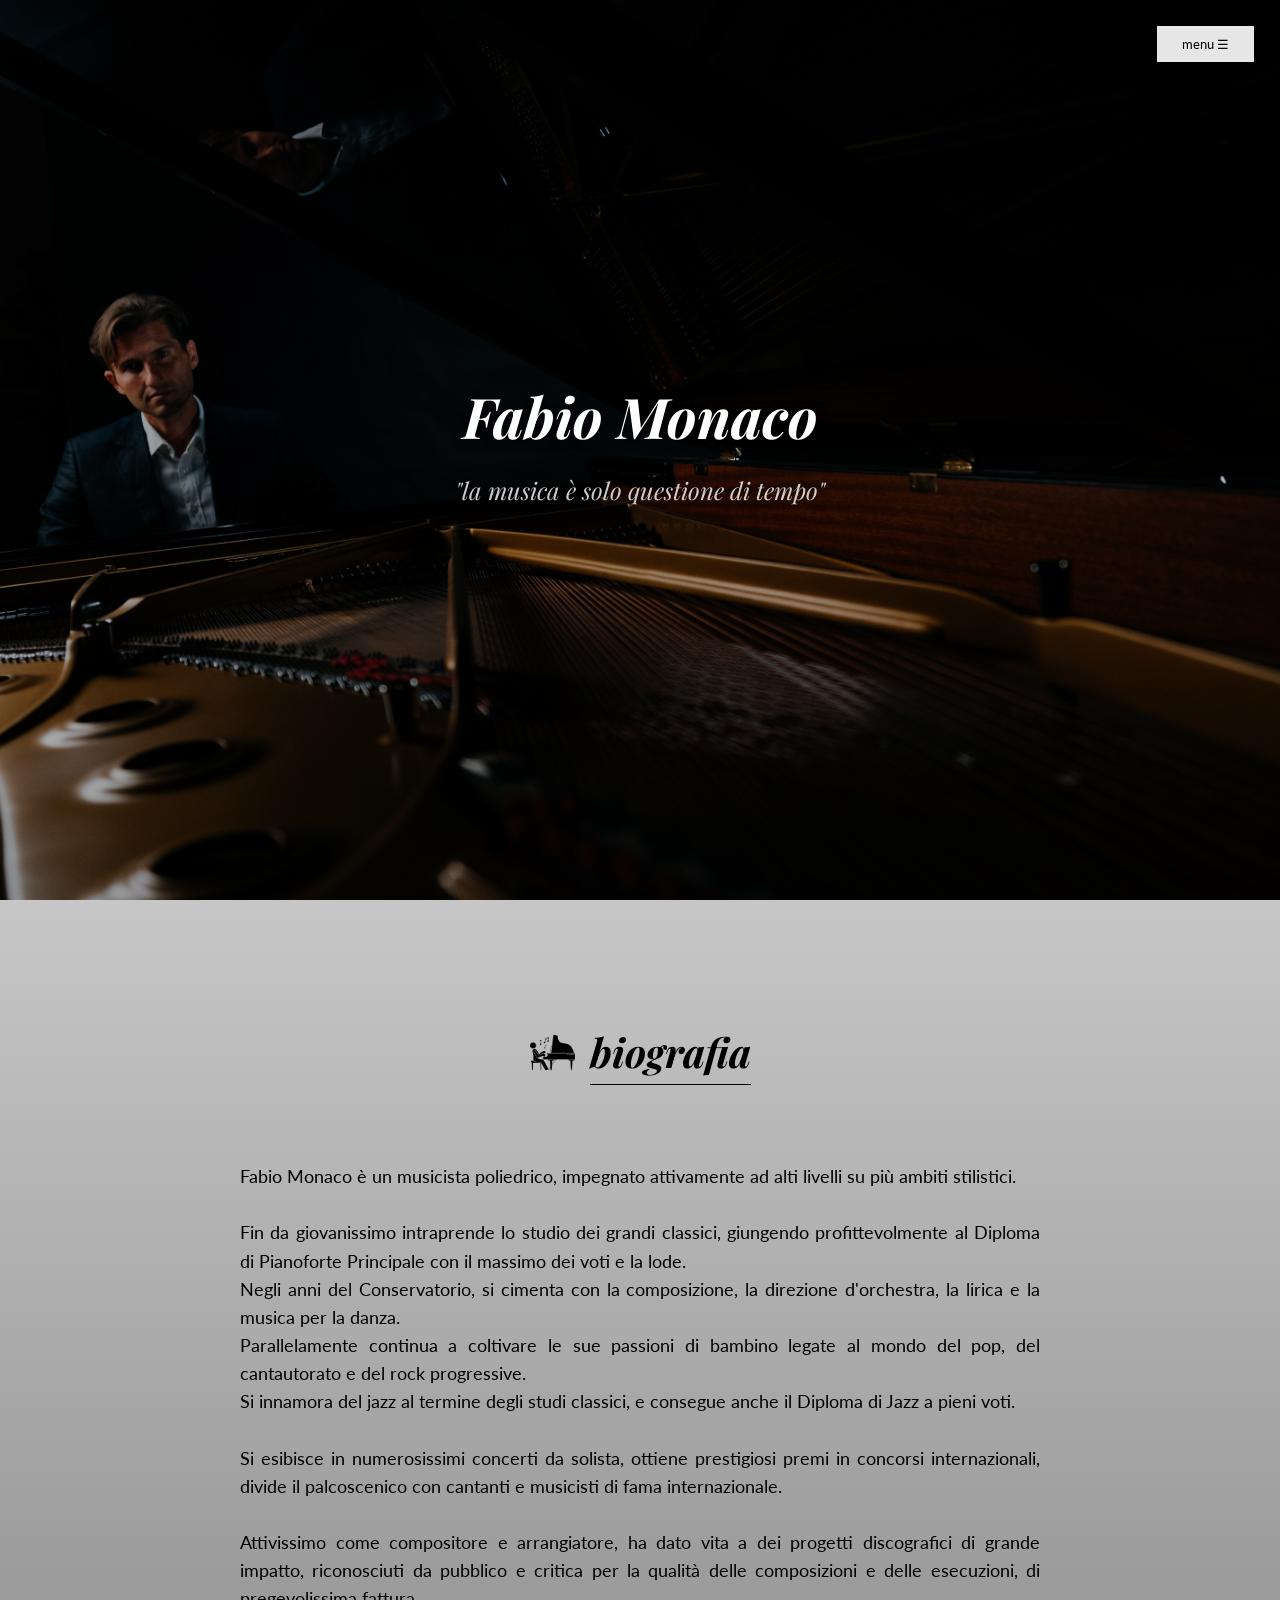
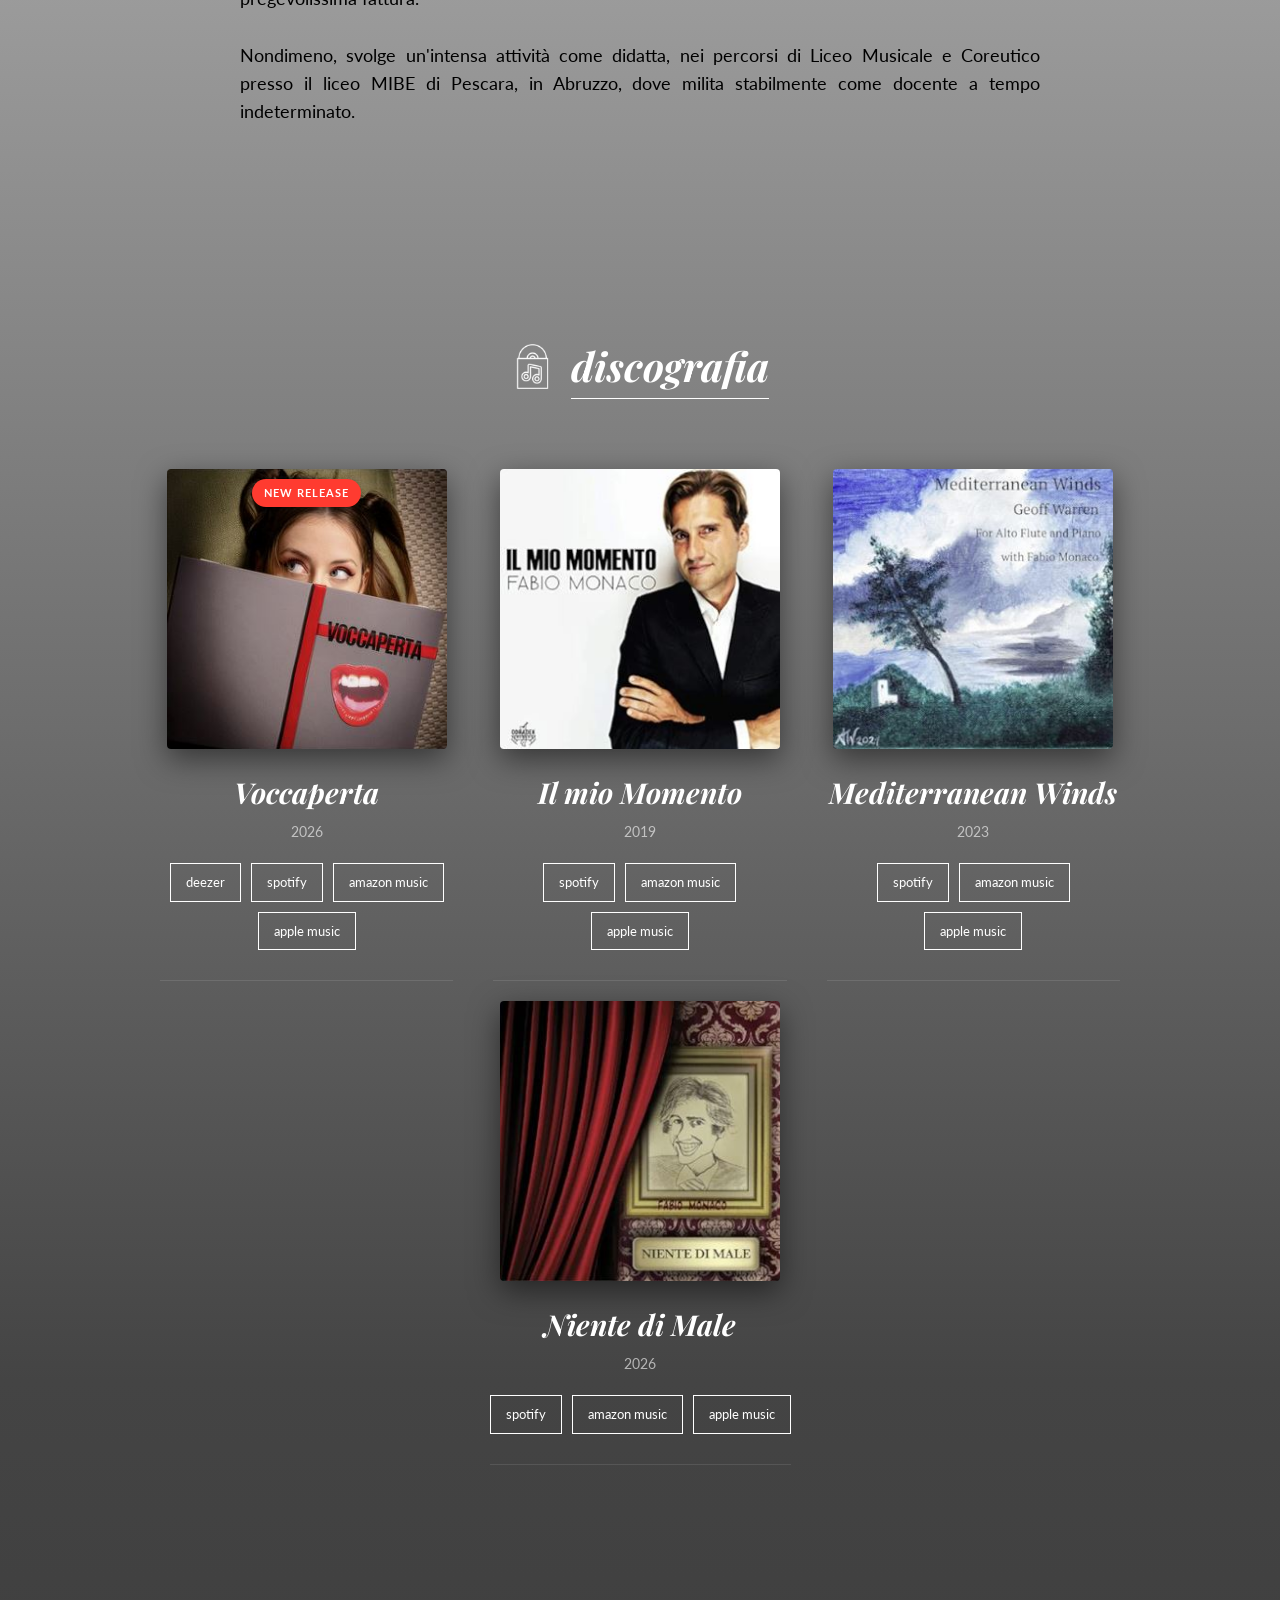
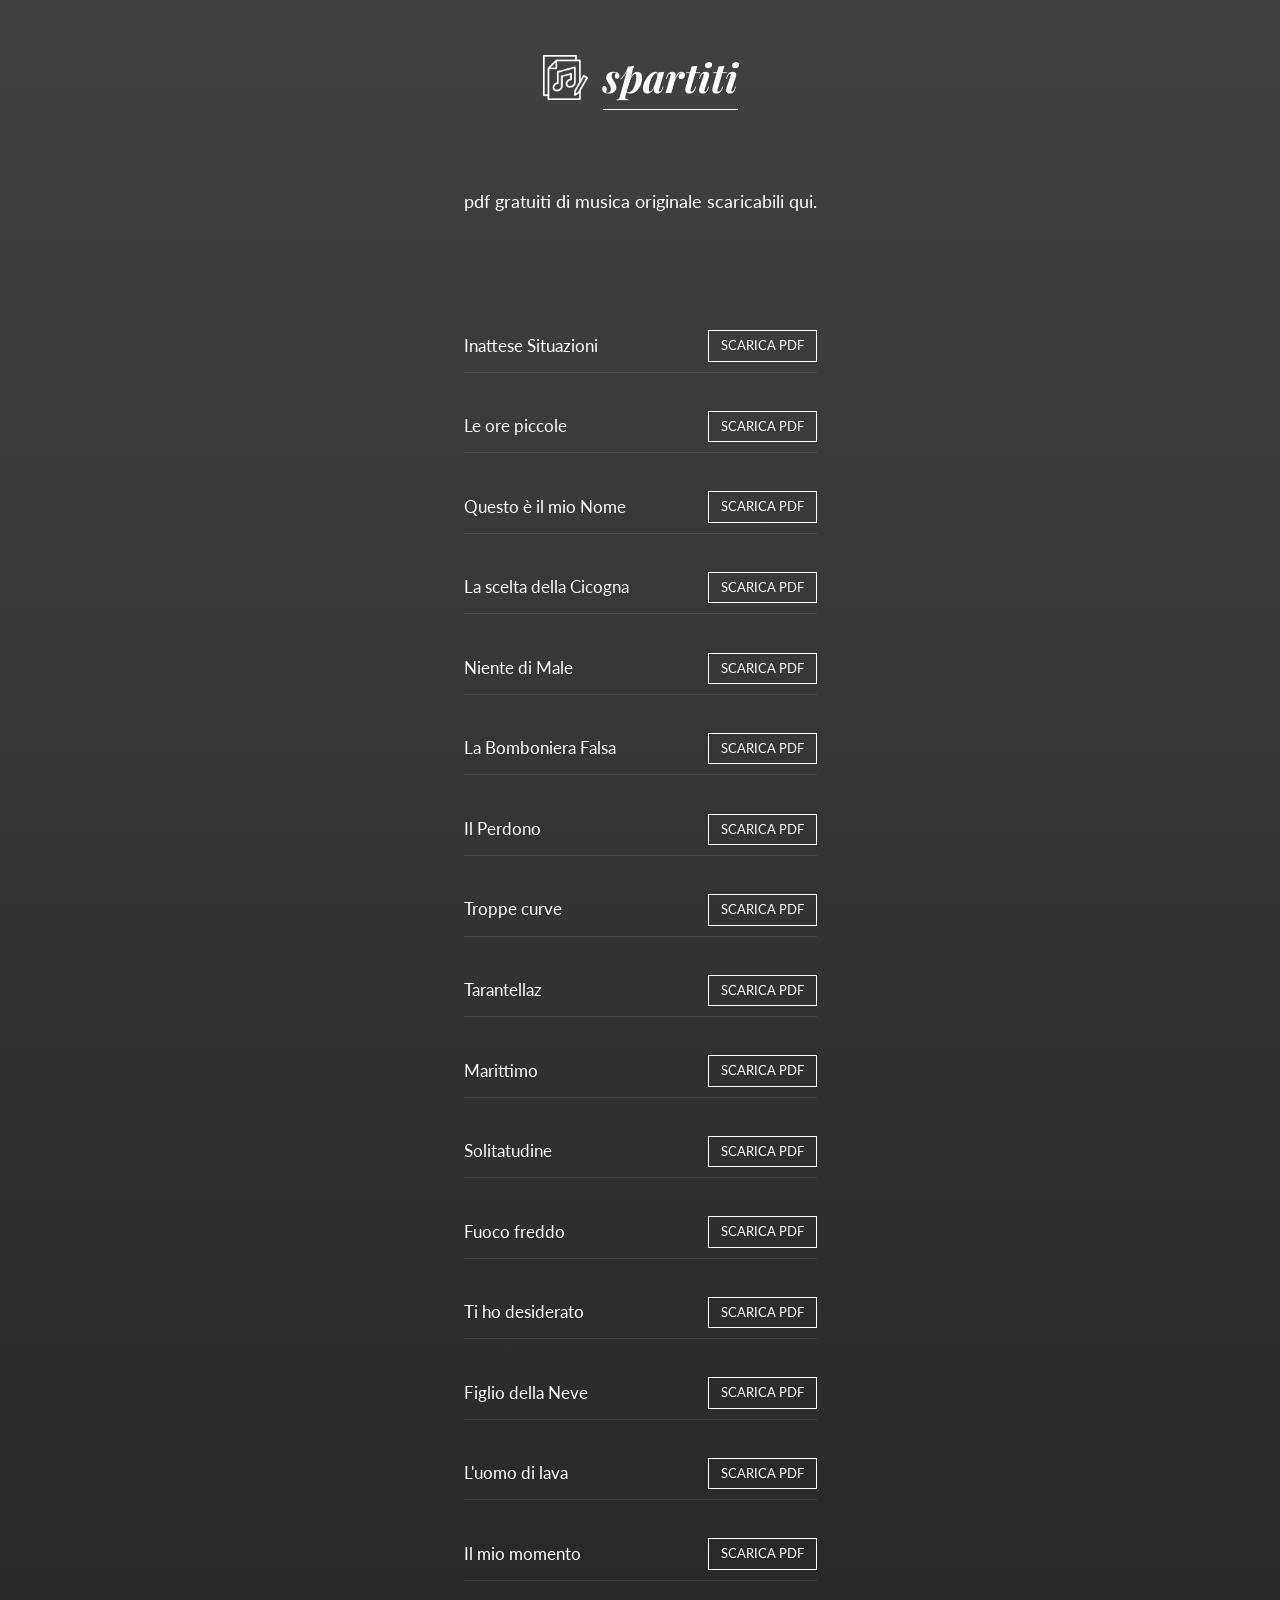
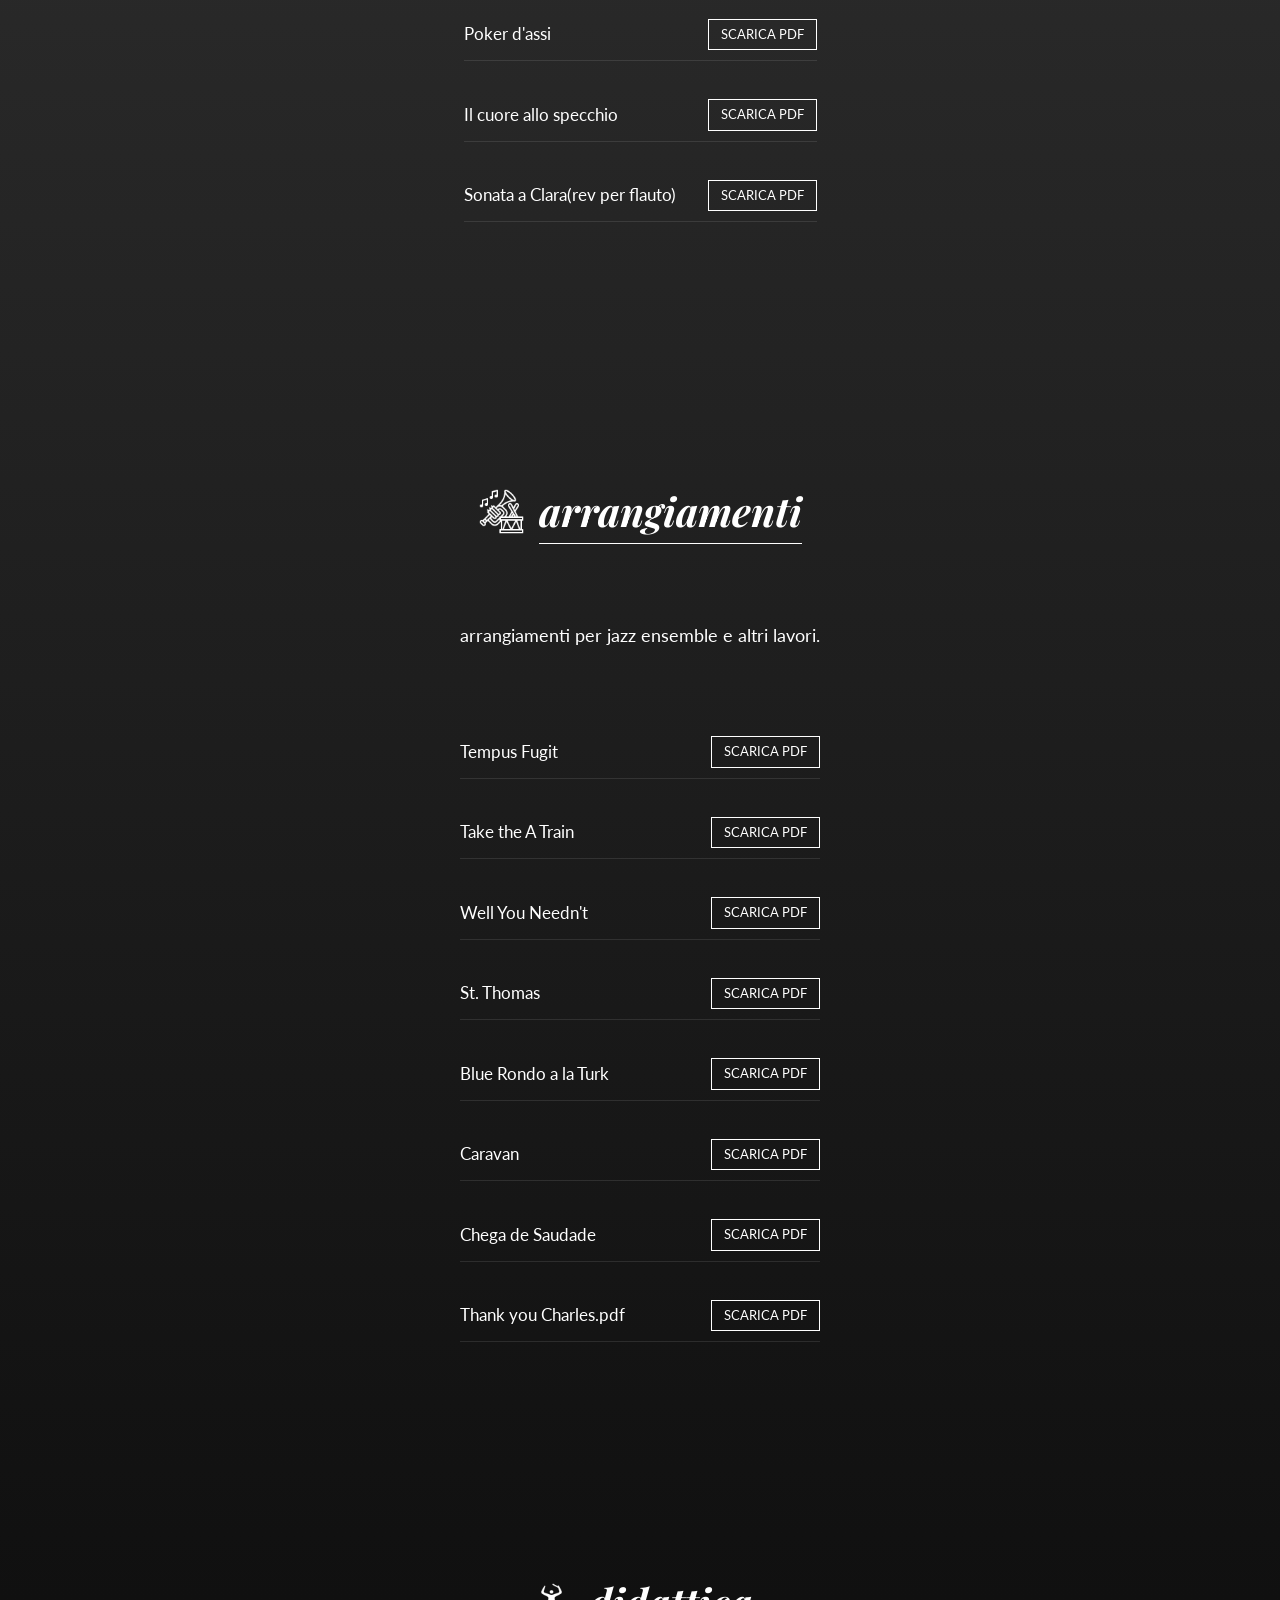
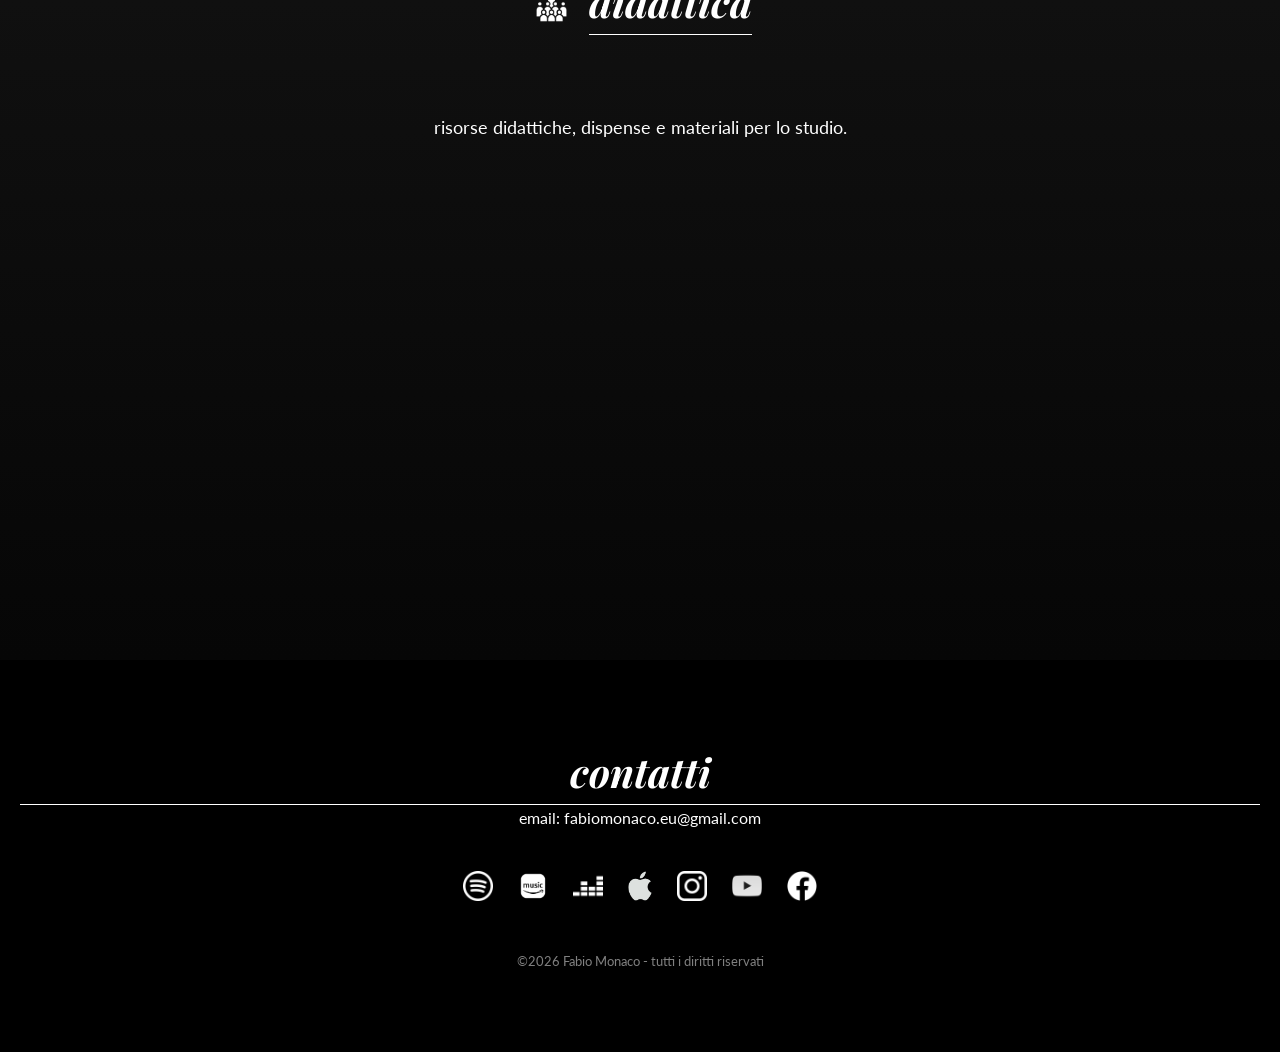
<file: index.html>
<!DOCTYPE html>
<html lang="it">
<head>
    <meta charset="UTF-8">
    <meta name="viewport" content="width=device-width, initial-scale=1.0">
    <title>Fabio Monaco | Pianista</title>
    <link rel="stylesheet" href="style.css">
    <link href="https://fonts.googleapis.com/css2?family=Playfair+Display:ital@1&family=Lato:wght@300;400&display=swap" rel="stylesheet">
</head>
<body>

    <header>
        <nav class="nav-container">
            <div class="dropdown">
                <button class="dropbtn">menu ☰</button>
                <div class="dropdown-content">
                    <a href="#biografia">biografia</a>
                    <a href="#discografia">discografia</a>
                    <a href="#spartiti">spartiti</a>
                    <a href="#arrangiamenti">arrangiamenti</a>
                    <a href="#didattica">didattica</a>
                    <a href="#contatti">contatti</a>
                </div>
            </div>
        </nav>
    </header>

    <section class="hero">
        <div class="hero-overlay">
        <h1 class="nome-corsivo">Fabio Monaco</h1>
        <p class="frase-emblematica">"la musica è solo questione di tempo"</p>
        </div>
    </section>

    <section id="biografia" class="section-content">
        <div class="title-wrapper">
            <img src="immagini/icona-bio.png" class="section-icon" alt="">
            <h2 class="section-title">biografia</h2>
        </div>
        <div class="text-block">
            <p>Fabio Monaco è un musicista poliedrico, impegnato attivamente ad alti livelli su più ambiti stilistici.

Fin da giovanissimo intraprende lo studio dei grandi classici, giungendo profittevolmente al Diploma di Pianoforte Principale con il massimo dei voti e la lode.
Negli anni del Conservatorio, si cimenta con la composizione, la direzione d'orchestra, la lirica e la musica per la danza.
Parallelamente continua a coltivare le sue passioni di bambino legate al mondo del pop, del cantautorato e del rock progressive.
Si innamora del jazz al termine degli studi classici, e consegue anche il Diploma di Jazz a pieni voti. 

Si esibisce in numerosissimi concerti da solista, ottiene prestigiosi premi in concorsi internazionali, divide il palcoscenico con cantanti e musicisti di fama internazionale.

Attivissimo come compositore e arrangiatore, ha dato vita a dei progetti discografici di grande impatto, riconosciuti da pubblico e critica per la qualità delle composizioni e delle esecuzioni, di pregevolissima fattura. 

Nondimeno, svolge un'intensa attività come didatta, nei percorsi di Liceo Musicale e Coreutico presso il liceo MIBE di Pescara, in Abruzzo, dove milita stabilmente come docente a tempo indeterminato.
</p>
        </div>
    </section>

    <section id="discografia" class="section-content">
        <div class="title-wrapper">
            <img src="immagini/icona-discografia.png" class="section-icon" alt="">
            <h2 class="section-title">discografia</h2>
            </div>

    <div class="discografia-grid">
    <div class="album-card">
    <div class="badge-new">New Release</div>
    <img src="immagini/voccaaperta.jpg" alt="Voccaperta" class="album-cover">
    <div class="album-info">
        <h3 class="album-titolo">Voccaperta</h3>
        <p class="album-anno">2026</p>
        <div class="album-links">
            <a href="https://www.deezer.com/us/album/906962092" target="_blank" class="btn-music">deezer</a>
            <a href="https://open.spotify.com/intl-it/album/7mdEdws44adXvikpkdj6YS" target="_blank" class="btn-music">spotify</a>
            <a href="https://music.amazon.it/albums/B0GKB1SHTJ" target="_blank" class="btn-music">amazon music</a>
            <a href="https://music.apple.com/it/album/voccaperta-radio-edit-single/1872774652" target="_blank" class="btn-music">apple music</a>
        </div>
    </div>
</div>

<div class="album-card">
        <img src="immagini/imm.jpg" alt="Il mio Momento" class="album-cover">
        <div class="album-info">
            <h3 class="album-titolo">Il mio Momento</h3>
            <p class="album-anno">2019</p>
            <div class="album-links">
                <a href="https://open.spotify.com/intl-it/album/6nwvmT7ZdrtHPBWPLQS5dj" target="_blank" class="btn-music">spotify</a>
                <a href="https://music.amazon.it/albums/B07Y4RRS4W" target="_blank" class="btn-music">amazon music</a>
                <a href="https://music.apple.com/it/album/il-mio-momento/1480384893" target="_blank" class="btn-music">apple music</a>
            </div>
        </div>
    </div>

    <div class="album-card">
        <img src="immagini/mw.jpg" alt="Mediterranean Winds" class="album-cover">
        <div class="album-info">
            <h3 class="album-titolo">Mediterranean Winds</h3>
            <p class="album-anno">2023</p>
            <div class="album-links">
                <a href="https://open.spotify.com/intl-it/artist/1K3g7uzv51n5uPnuGNR7XN" target="_blank" class="btn-music">spotify</a>
                <a href="https://music.amazon.it/albums/B0CNRXKFN7" target="_blank" class="btn-music">amazon music</a>
                <a href="https://music.apple.com/it/album/mediterranean-winds-ep/1717594494" target="_blank" class="btn-music">apple music</a>
            </div>
        </div>
    </div>
</div>
    <div class="album-card">
        <img src="immagini/ndm.jpg" alt="Niente di Male" class="album-cover">
        <div class="album-info">
            <h3 class="album-titolo">Niente di Male</h3>
            <p class="album-anno">2026</p>
            <div class="album-links">
                <a href="https://open.spotify.com/intl-it/album/4Fneo1WhM99emQLZNX3MjQ" target="_blank" class="btn-music">spotify</a>
                <a href="https://music.amazon.it/albums/B0GGJCV9ND" target="_blank" class="btn-music">amazon music</a>
                <a href="https://music.apple.com/it/album/niente-di-male/1868710686" target="_blank" class="btn-music">apple music</a>
            </div>
        </div>
    </div>
</div>
    </section>

  <section id="spartiti" class="section-content">
    <div class="title-wrapper">
        <img src="immagini/icona-spartiti.png" class="section-icon" alt="">
        <h2 class="section-title">spartiti</h2>
    </div>
    <div class="text-block">
        <p>pdf gratuiti di musica originale scaricabili qui.</p>
        
        <ul class="lista-spartiti">
            <li>Inattese Situazioni <a href="spartiti/Inattese_situazioni.pdf" download>Scarica PDF</a></li>
            <li>Le ore piccole <a href="spartiti/Le_ore_piccole.pdf" download>Scarica PDF</a></li>
            <li>Questo è il mio Nome <a href="spartiti/Questo_è_il_mio_nome.pdf" download>Scarica PDF</a></li>
            <li>La scelta della Cicogna <a href="spartiti/La_scelta_della_cicogna.pdf" download>Scarica PDF</a></li>
            <li>Niente di Male <a href="spartiti/Niente_di_male.pdf" download>Scarica PDF</a></li>
            <li>La Bomboniera Falsa <a href="spartiti/La_bomboniera_falsa.pdf" download>Scarica PDF</a></li>
            <li>Il Perdono <a href="spartiti/Il_perdono.pdf" download>Scarica PDF</a></li>
            <li>Troppe curve <a href="spartiti/Troppe_curve.pdf" download>Scarica PDF</a></li>
            <li>Tarantellaz <a href="spartiti/Tarantellazz.pdf" download>Scarica PDF</a></li>
            <li>Marittimo <a href="spartiti/Marittimo.pdf" download>Scarica PDF</a></li>
            <li>Solitatudine <a href="spartiti/Solitatudine.pdf" download>Scarica PDF</a></li>
            <li>Fuoco freddo <a href="spartiti/Fuoco_freddo.pdf" download>Scarica PDF</a></li>
            <li>Ti ho desiderato <a href="spartiti/Ti_ho_Desiderato.pdf" download>Scarica PDF</a></li>
            <li>Figlio della Neve <a href="spartiti/Figlio_della_neve.pdf" download>Scarica PDF</a></li>
            <li>L'uomo di lava<a href="spartiti/L'uomo_di_lava.pdf" download>Scarica PDF</a></li>
            <li>Il mio momento <a href="spartiti/Il_mio_momento.pdf" download>Scarica PDF</a></li>
            <li>Poker d'assi <a href="spartiti/Poker_d'assi.pdf" download>Scarica PDF</a></li>
            <li>Il cuore allo specchio <a href="spartiti/Il_cuore_allo_specchio.pdf" download>Scarica PDF</a></li>
            <li>Sonata a Clara(rev per flauto) <a href="spartiti/Sonata_a_Clara-II_Scherzo.pdf" download>Scarica PDF</a></li>
        </ul>
    </div>
</section>

    <section id="arrangiamenti" class="section-content">
        <div class="title-wrapper">
            <img src="immagini/icona-arrangiamenti.png" class="section-icon" alt="">
            <h2 class="section-title">arrangiamenti</h2>
        </div>
    <div class="text-block">
        <p>arrangiamenti per jazz ensemble e altri lavori.</p>
        <ul class="lista-arrangiamenti">
            <li>Tempus Fugit <a href="arrangiamenti/Tempus_Fugit.pdf" download>Scarica PDF</a></li>
            <li>Take the A Train <a href="arrangiamenti/Take_the_A_Train.pdf" download>Scarica PDF</a></li>
            <li>Well You Needn't <a href="arrangiamenti/Well_you_needn't.pdf" download>Scarica PDF</a></li>
            <li>St. Thomas <a href="arrangiamenti/St.Thomas.pdf" download>Scarica PDF</a></li>
            <li>Blue Rondo a la Turk <a href="arrangiamenti/Blue_Rondo_a_la_turk.pdf" download>Scarica PDF</a></li>
            <li>Caravan <a href="arrangiamenti/Caravan.pdf" download>Scarica PDF</a></li>
            <li>Chega de Saudade <a href="arrangiamenti/Chega_de_saudade.pdf" download>Scarica PDF</a></li>
            <li>Thank you Charles.pdf <a href="arrangiamenti/Thank_you_Charles.pdf" download>Scarica PDF</a></li>
    </div>
    </section>

    <section id="didattica" class="section-content">
        <div class="title-wrapper">
            <img src="immagini/icona-didattica.png" class="section-icon" alt="">
            <h2 class="section-title">didattica</h2>
        </div>
        <div class="text-block">
            <p>risorse didattiche, dispense e materiali per lo studio.</p>
        </div>
    </section>

<footer id="contatti">
    <h2 class="section-title">contatti</h2>
    <p>email: fabiomonaco.eu@gmail.com</p>
    <div class="social-links">
        <a href="https://open.spotify.com/intl-it/artist/2pBkmvzANuKJ24M4ZArOit" target="_blank"><img src="immagini/spotify.png" class="social-icon" alt="Spotify"></a>
        <a href="https://music.amazon.it/artists/B00IUV4UBG/fabio-monaco" target="_blank"><img src="immagini/amazon.png" class="social-icon" alt="Amazon Music"></a>
        <a href="https://www.deezer.com/it/artist/5596885" target="_blank"><img src="immagini/deezer.png" class="social-icon" alt="Deezer"></a>
        <a href="https://music.apple.com/it/artist/fabio-monaco/835025574" target="_blank"><img src="immagini/apple.png" class="social-icon" alt="apple"></a>
        <a href="https://www.instagram.com/fabiomonacopianist/" target="_blank"><img src="immagini/instagram.png" class="social-icon" alt="Instagram"></a>
        <a href="https://www.youtube.com/@FabioMonacoPianistAndComposer" target="_blank" rel="noopener noreferrer"><img src="immagini/youtube.png" alt="YouTube" class="social-icon"></a>
        <a href="https://www.facebook.com/fabiomonacopianist/" target="_blank"><img src="immagini/facebook.png" class="social-icon" alt="Facebook"></a>
    </div>

    <p style="margin-top: 50px; opacity: 0.5; font-size: 0.8rem;">©2026 Fabio Monaco - tutti i diritti riservati</p>
</footer>

</body>
</html>
</file>
<file: style.css>
/* 1. IMPOSTAZIONI GLOBALI */
html, body {
    max-width: 100%;
    overflow-x: hidden; /* Blocca lo scorrimento orizzontale */
    margin: 0;
    padding: 0;
}
html {
    scroll-behavior: smooth; /* Scorrimento fluido tra le sezioni */
}

* { 
    margin: 0; 
    padding: 0; 
    box-sizing: border-box; 
}

body {
    /* Sfondo sfumato che accompagna lo scorrimento */
    background: linear-gradient(to bottom, #ffffff 0%, #444444 40%, #000000 100%);
    color: #000;
    font-family: 'Lato', sans-serif;
    line-height: 1.6;
}

/* 2. TIPOGRAFIA SPECIALE */
.nome-corsivo, .frase-emblematica, .section-title {
    font-family: 'Playfair Display', serif;
    font-style: italic;
    text-transform: none; /* Permette le maiuscole dove servono (es. Nome e Cognome) */
}

.nome-corsivo { 
    font-size: 3.5rem; 
    margin: 20px 0; 
}
/* Quando lo schermo è più stretto di 480px (cellulari) */
@media (max-width: 480px) {
    .nome-corsivo { 
        font-size: 2.0rem;    /* Riduciamo la dimensione */
        white-space: nowrap;  /* Forza il testo su una sola riga */
        letter-spacing: -1px; /* Stringe leggermente le lettere se serve */
    }
}

.frase-emblematica {
    font-family: 'Playfair Display', serif;
    font-style: italic;
    font-size: 1.5rem;
    color: #ffffff;
    text-shadow: 2px 2px 10px rgba(0,0,0,0.5);
    opacity: 0.8;
    margin-bottom: 30px;
    text-align: center;      /* Forza il testo al centro */
    display: block;
    width: 100%;
}

/* Rimpiccioliamo leggermente anche la frase sui piccoli schermi */
@media (max-width: 480px) {
    .frase-emblematica {
        font-size: 1.1rem;
    }
}

/* 3. MENU A TENDINA (HOVER) */
.nav-container {
    position: fixed;
    top: 0;
    right: 0;
    padding: 25px;
    z-index: 1000;
}

.dropdown {
    position: relative;
    display: inline-block;
}

.dropbtn {
    background: rgba(255, 255, 255, 0.9);
    border: 1px solid #000;
    padding: 10px 25px;
    cursor: pointer;
    font-family: inherit;
    text-transform: lowercase;
    transition: 0.3s;
}

.dropdown-content {
    display: none; /* Nascosto di base */
    position: absolute;
    right: 0;
    background-color: #ffffff;
    min-width: 220px;
    box-shadow: 0px 8px 16px rgba(0,0,0,0.1);
    border: 1px solid #ddd;
}

.dropdown-content a {
    color: #000;
    padding: 12px 16px;
    text-decoration: none;
    display: block;
    text-align: right;
    text-transform: lowercase;
}

.dropdown-content a:hover { 
    background-color: #f8f8f8; 
}

/* Mostra la tendina al passaggio del mouse */
.dropdown:hover .dropdown-content { 
    display: block; 
}

/* 4. LAYOUT DELLE SEZIONI */
.hero {
    height: 100vh; /* Occupa il 100% dell'altezza dello schermo */
    width: 100%;
    /* Carichiamo la foto come sfondo */
    background-image: url('immagini/foto-artistica.jpg'); 
    background-size: cover; /* Copre tutto lo schermo senza deformarsi */
    background-position: center; /* Centra l'immagine */
    width: 100%;                 /* Larghezza totale */
    min-height: 100vh;           /* Copre tutta l'altezza dello schermo del cell */
    overflow: hidden;            /* Evita che l'immagine "esca" dai bordi */
}
/* Creiamo un leggero velo scuro sopra la foto per far leggere meglio il testo */
.hero-overlay {
    background: rgba(0, 0, 0, 0.3);
    width: 100%;
    height: 100%; /* Copre tutta la hero */
    display: flex;
    flex-direction: column;
    justify-content: center; /* Centra verticalmente */
    align-items: center;     /* Centra orizzontalmente */
    padding: 20px;
}
/* Regoliamo il colore del testo sulla foto */
.hero .nome-corsivo, 
.hero .frase-emblematica {
    color: #ffffff; /* Bianco per contrastare con la foto */
    text-shadow: 2px 2px 10px rgba(0,0,0,0.5); /* Ombra per la leggibilità */
}

.nome-corsivo {
    font-family: 'Playfair Display', serif;
    font-style: italic;
    color: #ffffff;
    text-shadow: 2px 2px 10px rgba(0,0,0,0.5);
    text-align: center;
    display: block;
    width: 100%;
    white-space: nowrap;    /* Fondamentale: non va a capo */
    font-size: 10vw;        /* Si adatta alla larghezza schermo */
    margin: 10px 0;
}

/* Limite per PC: oltre i 1000px di schermo, si ferma a 3.5rem */
@media (min-width: 1000px) {
    .nome-corsivo {
        font-size: 3.5rem;
    }
}
.main-photo {
    max-width: 50%;
    max-height: 55vh;
    border-radius: 2px;
    box-shadow: 0 15px 35px rgba(0,0,0,0.2);
    margin-bottom: 20px;
}

.section-content {
    min-height: 90vh;
    padding: 120px 10% 60px 10%;
    display: flex;
    flex-direction: column;
    align-items: center;
    text-align: center;
}

/* Colore testo: scuro in alto, chiaro in basso */
#biografia { color: #000; }
#discografia, #spartiti, #arrangiamenti, #didattica, #contatti { color: #fff; }

/* 5. TITOLI CON ICONE */
.title-wrapper {
    display: flex;
    align-items: center;
    justify-content: center;
    gap: 15px;
    margin-bottom: 50px;
}

.section-icon {
    width: 45px; /* Dimensione icone titoli */
    height: auto;
    /* Se le tue icone sono nere e vuoi che diventino bianche sulle sezioni scure: */
}

#biografia .section-icon { filter: none; } /* Nere su bianco */
.section-content:not(#biografia) .section-icon { filter: invert(1); } /* Bianche su scuro */

.section-title {
    font-size: 2.5rem;
    border-bottom: 1px solid currentColor;
}

/* 6. FOOTER E SOCIAL */
footer {
    padding: 80px 20px;
    background: #000;
    color: #fff;
    text-align: center;
}

.social-links {
    display: flex;
    justify-content: center;
    align-items: center; /* Allinea perfettamente i centri di tutte le icone sulla stessa riga */
    flex-wrap: wrap;
    gap: 25px;
    margin-top: 40px;
}

.social-icon {
    height: 30px; /* Forziamo tutte le icone ad avere la stessa ALTEZZA */
    width: auto;   /* La larghezza si adatta di conseguenza per non deformarle */
    filter: invert(1); 
    transition: transform 0.3s, opacity 0.3s;
    display: block;
}

.social-icon:hover {
    transform: translateY(-5px);
    opacity: 0.7;
}

.text-block {
    max-width: 800px;
    font-size: 1.1rem;
    text-align: justify;
    hyphens: auto;
    text-transform: none;
    white-space: pre-line;
}
.show { 
    display: block !important; 
}
.discografia-grid {
    display: grid;
    /* Crea colonne che si adattano da sole: minimo 280px, massimo 1 parte uguale */
    grid-template-columns: repeat(auto-fit, minmax(280px, 1fr));
    gap: 40px; /* Spazio tra gli album */
    width: 100%;
    max-width: 1000px; /* Larghezza massima della griglia */
    margin: 0 auto;    /* Centra la griglia rispetto alla pagina */
    padding: 20px;
}

.album-card {
    border-bottom: 1px solid rgba(255, 255, 255, 0.1);
    padding-bottom: 30px;
    transition: 0.3s;
}

.album-titolo {
    font-family: 'Playfair Display', serif;
    font-size: 1.8rem;
    font-style: italic;
    margin-bottom: 5px;
    text-transform: none; /* Per mantenere le maiuscole nei titoli */
}

.album-anno {
    font-size: 0.9rem;
    opacity: 0.6;
    margin-bottom: 20px;
}

.album-links {
    display: flex;
    gap: 15px;
    justify-content: center;
}

.btn-music {
    border: 1px solid #fff;
    padding: 8px 15px;
    color: #fff;
    text-decoration: none;
    font-size: 0.8rem;
    transition: all 0.3s ease;
}

.btn-music:hover {
    background-color: #fff;
    color: #000;
}
.lista-spartiti {
    list-style: none; /* Toglie i pallini brutti */
    padding: 20px 0;
    margin: 0;
}

.lista-spartiti li {
    display: flex;
    justify-content: space-between;
    align-items: center;
    padding: 10px 0;
    border-bottom: 1px solid rgba(255, 255, 255, 0.1); /* Una righina sottile */
    font-size: 0.95em;
}

.lista-spartiti a {
    color: #fff;
    text-decoration: none;
    border: 1px solid #fff;
    padding: 4px 12px;
    font-size: 0.8em;
    text-transform: uppercase;
    transition: all 0.3s ease;
}

.lista-spartiti a:hover {
    background-color: #fff;
    color: #000;
}
.lista-arrangiamenti {
    list-style: none; /* Toglie i pallini brutti */
    padding: 20px 0;
    margin: 0;
}

.lista-arrangiamenti li {
    display: flex;
    justify-content: space-between;
    align-items: center;
    padding: 10px 0;
    border-bottom: 1px solid rgba(255, 255, 255, 0.1); /* Una righina sottile */
    font-size: 0.95em;
}

.lista-arrangiamenti a {
    color: #fff;
    text-decoration: none;
    border: 1px solid #fff;
    padding: 4px 12px;
    font-size: 0.8em;
    text-transform: uppercase;
    transition: all 0.3s ease;
}

.lista-arrangiamenti a:hover {
    background-color: #fff;
    color: #000;
}
/* Centra tutto il contenuto dentro ogni card dell'album */
.album-card {
position: relative; /* Indispensabile: fa da "ancora" per il badge */
    display: flex;
    flex-direction: column;
    align-items: center;
    text-align: center;
}
.album-cover {
    width: 100%;            /* Sfrutta la larghezza della colonna */
    max-width: 280px;       /* Ma non diventare più grande di 280px */
    aspect-ratio: 1 / 1;    /* Forza l'immagine a essere quadrata se non lo fosse */
    object-fit: cover;      /* Evita che l'immagine si schiacci */
    border-radius: 4px;
    margin-bottom: 20px;
    box-shadow: 0 10px 30px rgba(0,0,0,0.5);
    transition: transform 0.3s ease;
}

.album-cover:hover {
    transform: translateY(-5px); /* Un leggero movimento verso l'alto al passaggio del mouse */
}
.album-links {
    display: flex;
    flex-wrap: wrap;        /* Se i nomi sono lunghi, li manda a capo ordinatamente */
    justify-content: center;
    gap: 10px;
    margin-top: 15px;
}
/* Stile per il badge New Release */
.badge-new {
position: absolute;    /* Lo rende indipendente dal resto */
    top: 10px;             /* Distanza dal bordo superiore della card */
    z-index: 10;           /* Lo mette "sopra" l'immagine */
    
    /* Mantieni il resto del tuo stile rosso */
    background-color: #ff3b30;
    color: #ffffff;
    padding: 5px 12px;
    font-size: 0.7rem;
    font-weight: bold;
    text-transform: uppercase;
    border-radius: 20px;
    letter-spacing: 1px;
    animation: lampeggio-soft 3s infinite ease-in-out;
    box-shadow: 0 4px 10px rgba(0,0,0,0.5);
}

/* Definizione dell'animazione lampeggiante soft */
@keyframes lampeggio-soft {
    0% {
        opacity: 0.5;
        transform: scale(0.95);
    }
    50% {
        opacity: 1;
        transform: scale(1);
    }
    100% {
        opacity: 0.5;
        transform: scale(0.95);
    }
}
</file>
